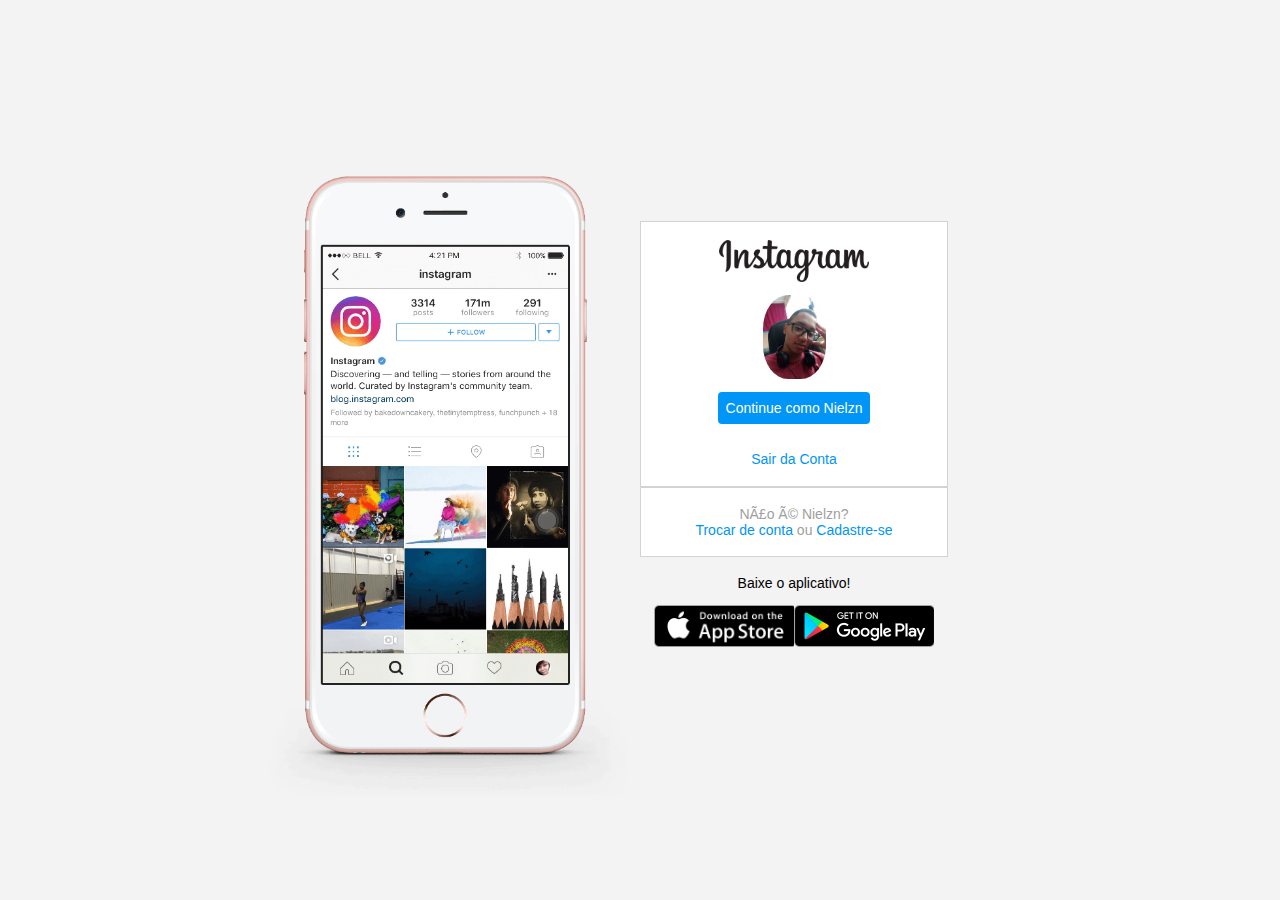
<file: Instagram/index.html>
<!DOCTYPE html>
<html lang="en">
<head>
    <meta charset="UTF=8">
    <meta name="viewport" content="width=device-width, initial-scale=1.0">
    <meta name="author" content="Asacadas">
    <link rel="stylesheet" href="style.css">
    <title>Instagram</title>
</head>
<body>
    <div class="instagram-wrapper">
        <div class="instagram-phone">
            <img src="./img/instagram-celular.png" alt="Imagem celular">
        </div>
        <div class="instragram-continue">
            <div class="group">
                <img src="./img/instagram-logo.png" class="instagram-logo" alt="Logo do instagram">
                <div class="profile-photo">
                    <img src="./img/perfil-instagram.jpg" alt="Foto de perfil do instagram">
                </div>
                <a href="https://www.instagram.com/rocha.nielsen/" class="instagram-login">Continue como Nielzn</a>
                <a href="https://www.instagram.com" class="instagram-logout">Sair da Conta</a>
            </div>
            <div class="group">
                <p class="not-account">Não é Nielzn?</p>
                <p class="not-account">
                    <span class="link-blue">Trocar de conta</span>
                    ou
                    <span class="link-blue">Cadastre-se</span>
                </p>
            </div>
            <div class="get-the-app">
                <p class="get-app">Baixe o aplicativo!</p>
                <div class="download">
                    <a href="https://apps.apple.com/br/app/instagram/id389801252" target="_blank" class="app-download"></a>
                    <a href="https://play.google.com/store/apps/details?id=com.instagram.android&hl=pt_BR&gl=US" target="_blank" class="app-download"></a>
                </div>
            </div>
        </div>
    </div>
</body>
</html>
</file>
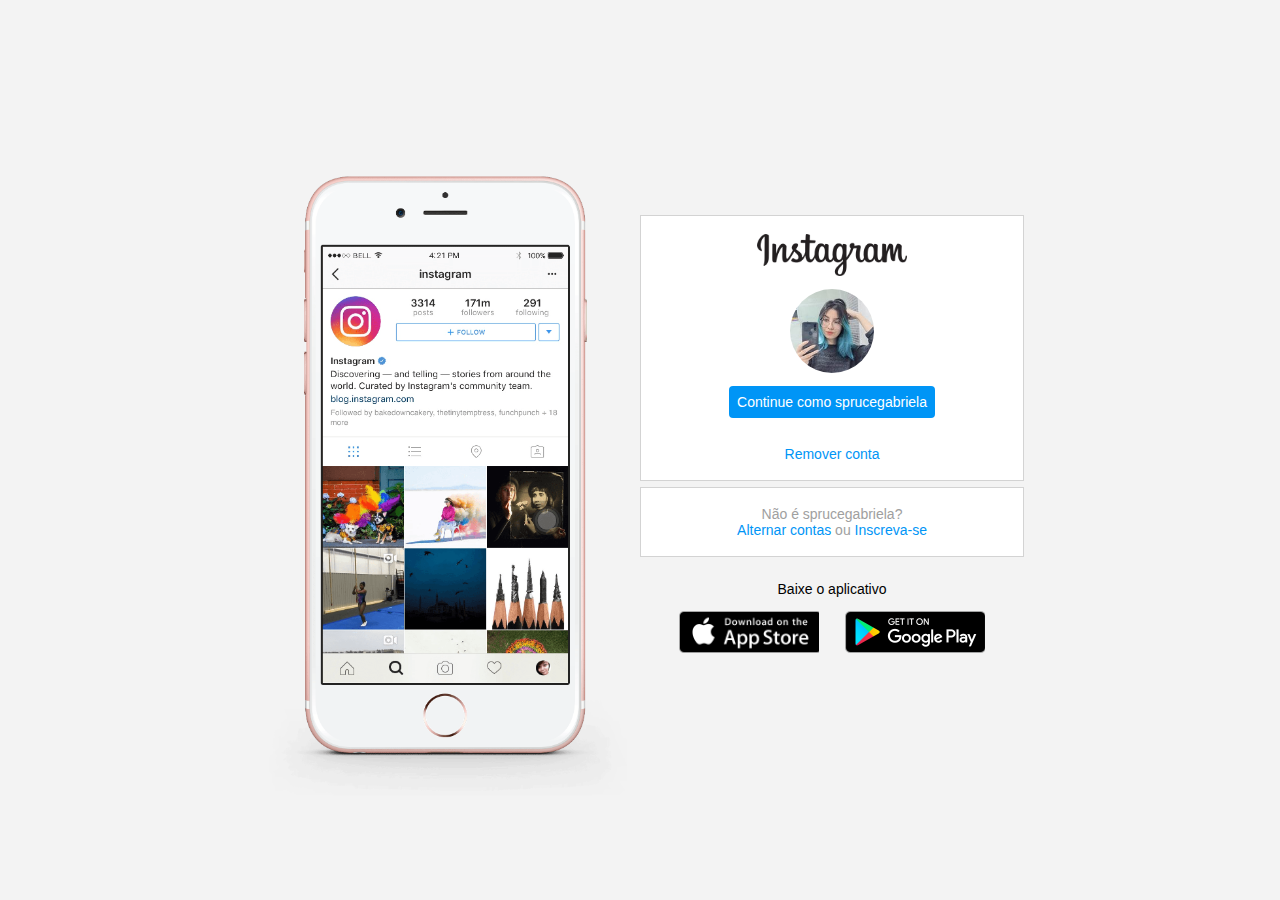
<file: Instagram/Coisas adicionais/instagram-dio-master/indexdio.html>
<!DOCTYPE html>
<html lang="en">
<head>
    <meta charset="UTF-8">
    <meta name="viewport" content="width=device-width, initial-scale=1.0">
    <link rel="stylesheet" href="styledio.css">
    <title>Instagram</title>
</head>
<body>
    <div class="instagram-wrapper">
        <div class="instagram-phone">
            <img src="./img/instagram-celular.png" alt="celular">
        </div>
        <div class="instagram-continue">
            <div class="group">
                <img src="./img/instagram-logo.png" class="instagram-logo" alt="instagram logo">
                <div class="profile-photo">
                    <img src="./img/perfil-instagram.jpg" alt="foto de perfil">
                </div>
                <a href="#" class="instagram-login">Continue como sprucegabriela</a>
                <a href="#" class="instagram-logout">Remover conta</a>
            </div>
            <div class="group">
                <p class="not-account">Não é sprucegabriela?</p>
                <p class="not-account">
                    <span class="link-blue">Alternar contas</span>
                    ou
                    <span class="link-blue">Inscreva-se</span>
                </p>
            </div>
            <div class="get-the-app">
                <p class="get-app">Baixe o aplicativo</p>
                <div class="download">
                    <a href="#" class="app-download"></a>
                    <a href="#" class="app-download"></a>
                </div>
            </div>
        </div>
    </div>
</body>
</html>
</file>
<file: Instagram/style.css>
* {
    padding: 0;
    margin: 0;
    box-sizing: border-box;
    text-decoration: none;
    font-family: sans-serif;
    font-size: 14px;
}

body {
    width: 100%;
    min-height: 100vh;
    background-color: rgb(243, 243, 243);
    margin: 0;
    padding: 0;
    display: flex;
    justify-content: center;
}

.instagram-wrapper {
    display: flex;
    align-items: center;
    justify-content: start;
    width: 60%;
    height: 100vh;
}

.instagram-phone {
    display: flex;
    align-items: center;
    justify-content: center;
    width: 50%;
}

.instagram-phone img {
    height: 50rem;
}

.instagram-continue {
    display: flex;
    align-items: center; /* horizontal */
    justify-content: space-around; /* vertical */
    flex-direction: column;
    width: 50%;
    min-height: 34rem;
}

.group {
    display: flex;
    justify-content: space-between;
    align-items: center;
    flex-direction: column;
    background-color: #ffffff;
    width: 100%;
    padding: 1.3rem 0;
    border: 1px solid lightgray;
}

.group:nth-child(1) {
    min-height: 19rem;
}

.instagram-logo {
    height: 3rem;
}

.profile-photo {
    display: flex;
    justify-content: center;
    align-items: center;
    border-radius: 40%;
    overflow: hidden;
}

.profile-photo img {
    height: 6rem;
}

.instagram-login {
    background-color: #0095f6;
    color: #ffffff;
    padding: 8px;
    border-radius: 4px;
}

.instagram-logout {
    color: #0095f6;
    margin-top: 1rem;
}

.not-account {
    color: rgb(160, 160, 160);
}

.link-blue {
    color: #0095f6;
}

.get-the-app {
    display: flex;
    flex-direction: column;
    align-items: center;
    justify-content: center;
    width: 100%;
    padding: 1.3rem 0;
}

.download {
    display:flex;
    width: 100%;
    justify-content: space-evenly;
    align-items: center;
    padding: 1rem;
}

.app-download {
    height: 3rem;
    width: 10rem;
    background-size: cover;
}

.app-download:nth-child(1) {
    background-image: url('./img/apple-button.png');
}

.app-download:nth-child(2) {
    background-image: url('./img/googleplay-button.png');
}

/* media queries */


@media (max-width: 1024px) {
    .instagram-wrapper {
        width: 90%;
    }
}

@media (max-width: 650px) {
    body {
        background-color: #ffffff;
    }

    .instagram-wrapper {
        width: 90%;
    }

    .instagram-phone {
        display: none;
    }

    .instagram-continue {
        width: 100%;
    }
    
    .group {
        border: 1px solid transparent;
    }
}
</file>
<file: Instagram/Coisas adicionais/instagram-dio-master/styledio.css>
* {
    padding: 0;
    margin: 0;
    box-sizing: border-box;
    text-decoration: none;
    font-family: sans-serif;
    font-size: 14px;
}

body {
    width: 100%;
    min-height: 100vh;
    background-color: rgb(243, 243, 243);
    margin: 0;
    padding: 0;
    display: flex;
    justify-content: center;
}

.instagram-wrapper {
    display: flex;
    align-items: center;
    justify-content: start;
    width: 60%;
    height: 100vh;
}

.instagram-phone {
    display: flex;
    align-items: center;
    justify-content: center;
    width: 50%;
}

.instagram-phone img {
    height: 50rem;
}

.instagram-continue {
    display: flex;
    align-items: center; /* horizontal */
    justify-content: space-around; /* vertical */
    flex-direction: column;
    width: 50%;
    min-height: 34rem;
}

.group {
    display: flex;
    justify-content: space-between;
    align-items: center;
    flex-direction: column;
    background-color: #ffffff;
    width: 100%;
    padding: 1.3rem 0;
    border: 1px solid lightgray;
}

.group:nth-child(1) {
    min-height: 19rem;
}

.instagram-logo {
    height: 3rem;
}

.profile-photo {
    display: flex;
    justify-content: center;
    align-items: center;
    border-radius: 50%;
    overflow: hidden;
}

.profile-photo img {
    height: 6rem;
}

.instagram-login {
    background-color: #0095f6;
    color: #ffffff;
    padding: 8px;
    border-radius: 4px;
}

.instagram-logout {
    color: #0095f6;
    margin-top: 1rem;
}

.not-account {
    color: rgb(160, 160, 160);
}

.link-blue {
    color: #0095f6;
}

.get-the-app {
    display: flex;
    flex-direction: column;
    align-items: center;
    justify-content: center;
    width: 100%;
    padding: 1.3rem 0;
}

.download {
    display: flex;
    width: 100%;
    justify-content: space-evenly;
    align-items: center;
    padding: 1rem;
}

.app-download {
    height: 3rem;
    width: 10rem;
    background-size: cover;
}

.app-download:nth-child(1) {
    background-image: url('./img/apple-button.png');
}

.app-download:nth-child(2) {
    background-image: url('./img/googleplay-button.png');
}

/* media queries */


@media (max-width: 1024px) {
    .instagram-wrapper {
        width: 90%;
    }
}

@media (max-width: 650px) {
    body {
        background-color: #ffffff;
    }

    .instagram-wrapper {
        width: 90%;
    }

    .instagram-phone {
        display: none;
    }

    .instagram-continue {
        width: 100%;
    }
    
    .group {
        border: 1px solid transparent;
    }
}
</file>
